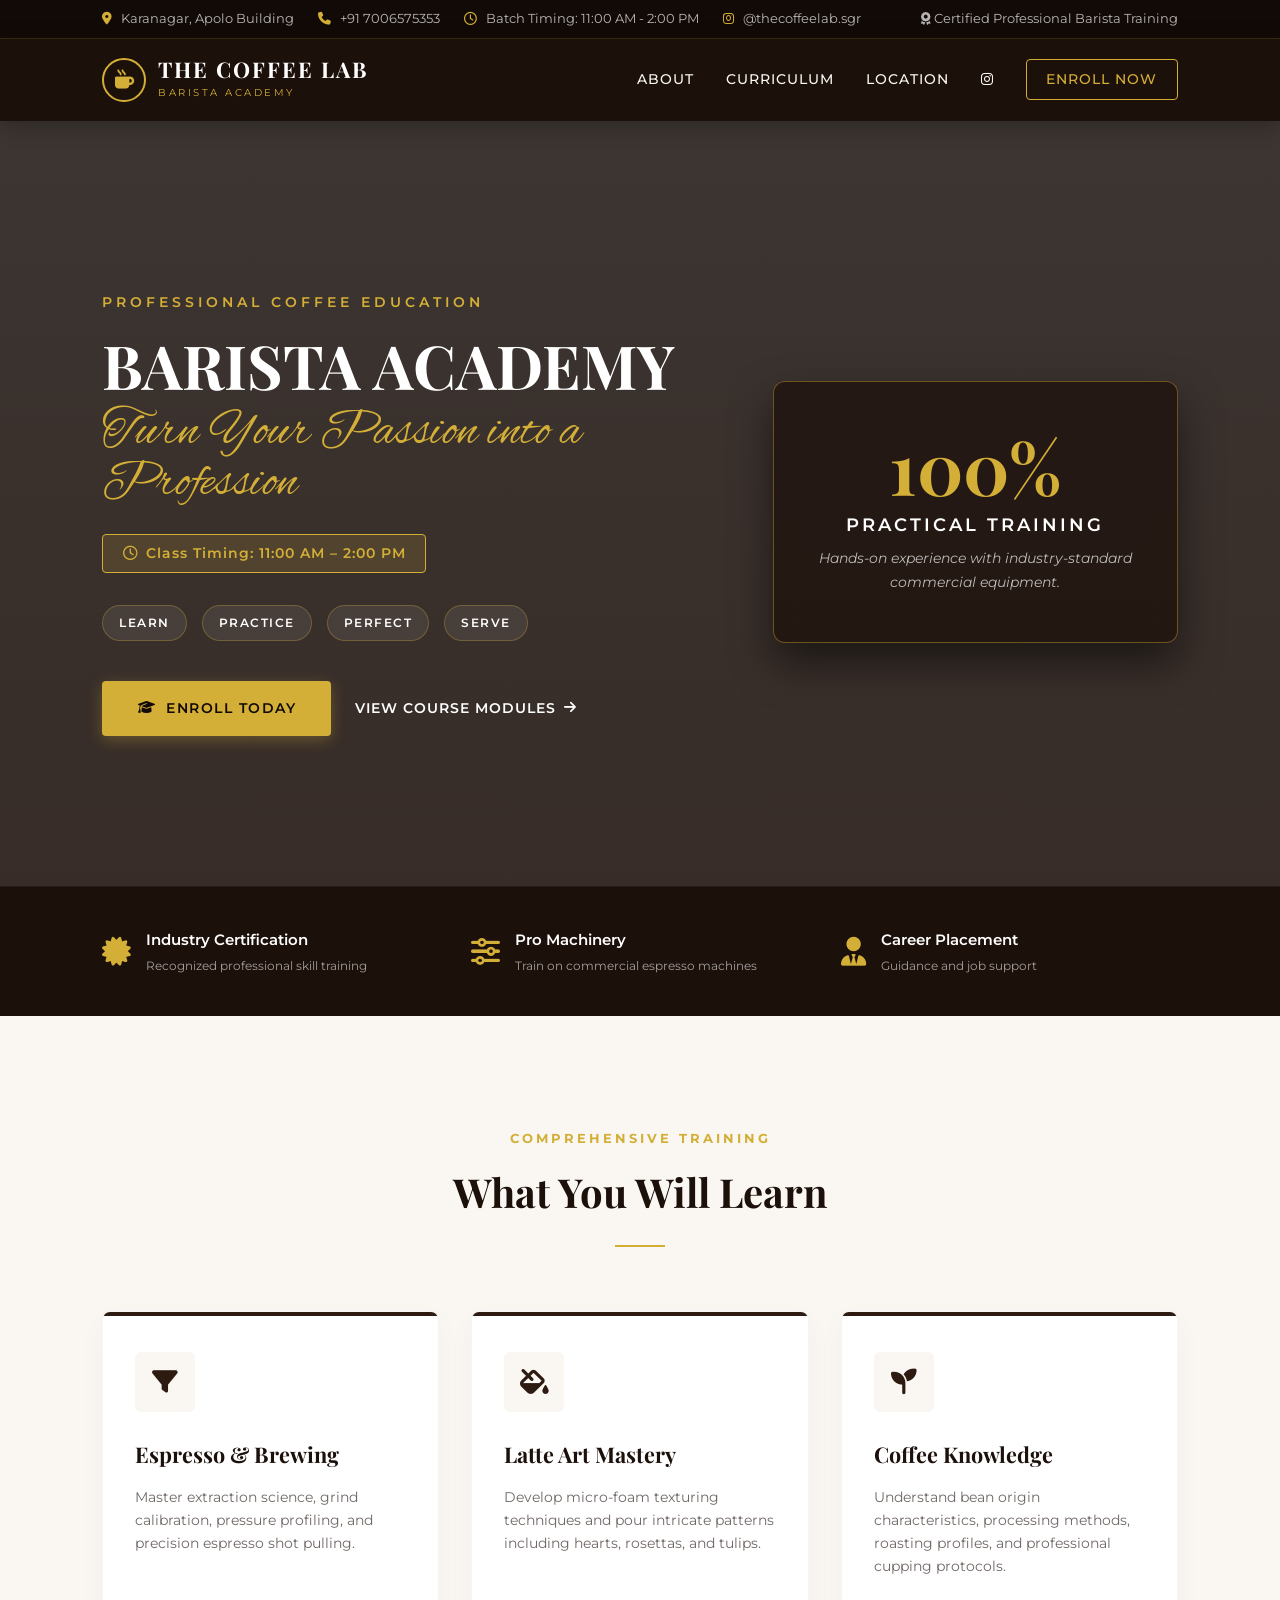
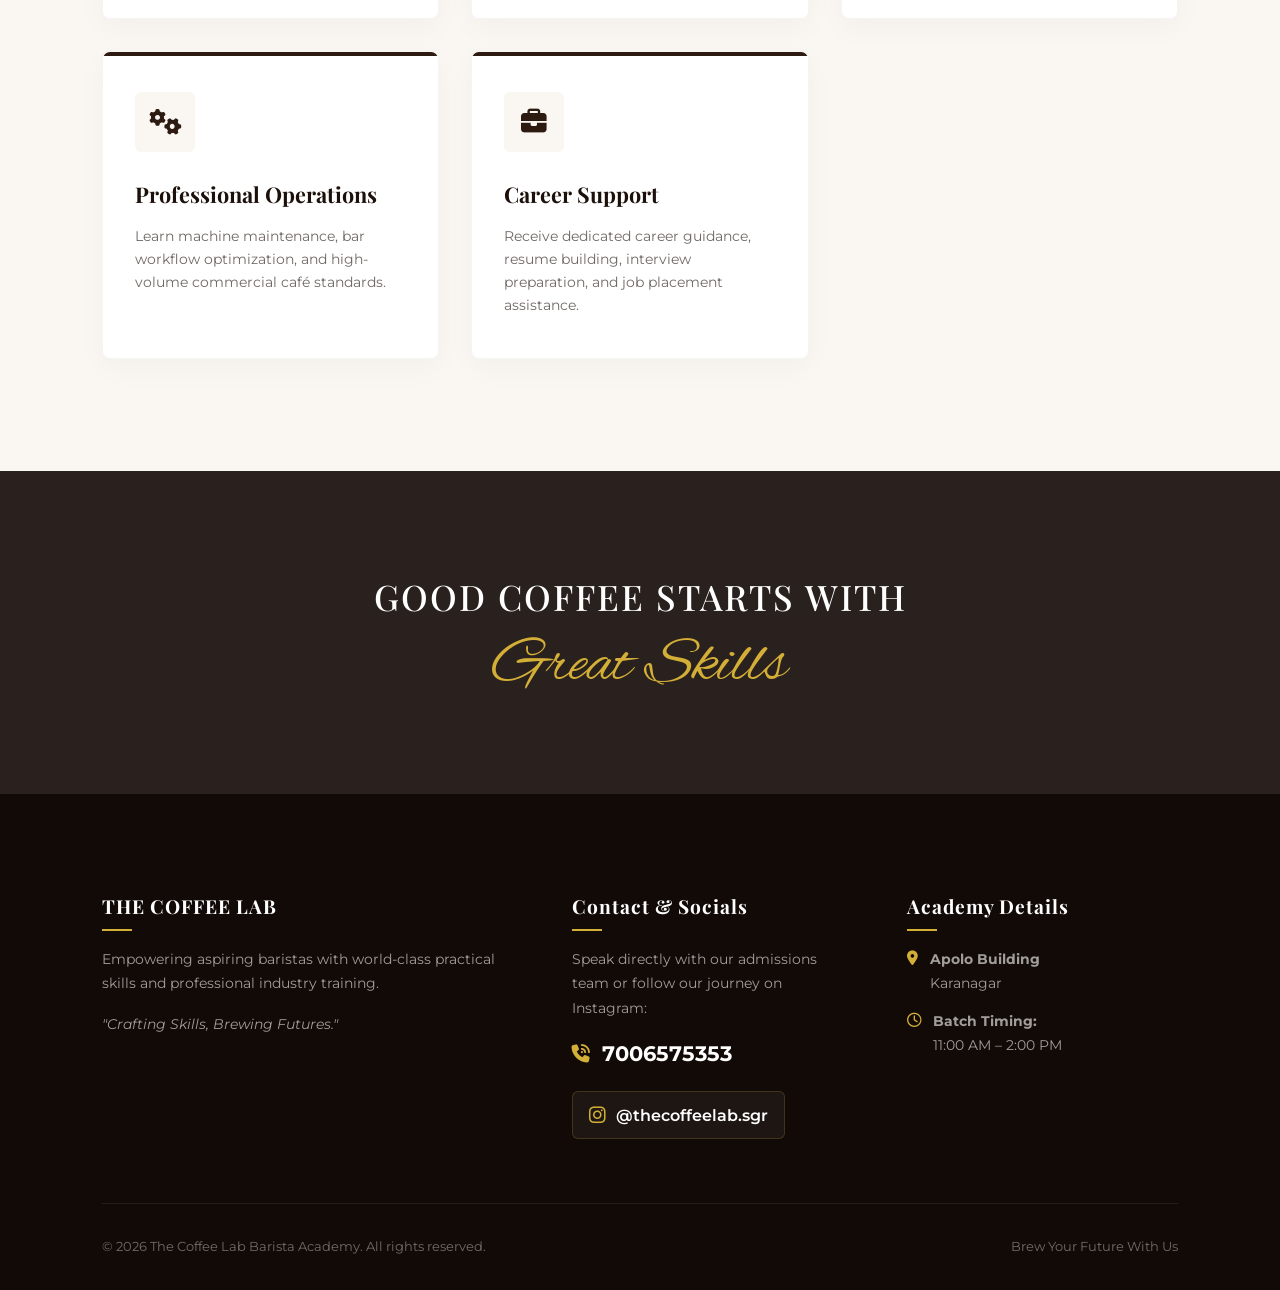
<file: index.html>
<!DOCTYPE html>
<html lang="en">
<head>
    <meta charset="UTF-8">
    <meta name="viewport" content="width=device-width, initial-scale=1.0">
    <title>The Coffee Lab | Barista Academy</title>
    <!-- Google Fonts -->
    <link rel="preconnect" href="https://fonts.googleapis.com">
    <link rel="preconnect" href="https://fonts.gstatic.com" crossorigin>
    <link href="https://fonts.googleapis.com/css2?family=Alex+Brush&family=Montserrat:ital,wght@0,300;0,400;0,500;0,600;0,700;1,300&family=Playfair+Display:ital,wght@0,500;0,600;0,700;1,400&display=swap" rel="stylesheet">
    <!-- FontAwesome Icons -->
    <link rel="stylesheet" href="https://cdnjs.cloudflare.com/ajax/libs/font-awesome/6.4.0/css/all.min.css">
    
    <style>
        :root {
            --dark-espresso: #120a07;
            --deep-roast: #1c100b;
            --medium-roast: #2d1b12;
            --accent-gold: #d4af37;
            --accent-gold-hover: #b89528;
            --warm-cream: #faf7f2;
            --light-cream: #f3ebd9;
            --text-main: #2b2523;
            --text-muted: #706865;
            --white: #ffffff;
            --font-heading: 'Playfair Display', serif;
            --font-body: 'Montserrat', sans-serif;
            --font-script: 'Alex Brush', cursive;
        }

        * {
            margin: 0;
            padding: 0;
            box-sizing: border-box;
        }

        html {
            scroll-behavior: smooth;
        }

        body {
            font-family: var(--font-body);
            background-color: var(--warm-cream);
            color: var(--text-main);
            line-height: 1.7;
            -webkit-font-smoothing: antialiased;
        }

        /* Top Bar */
        .top-bar {
            background-color: var(--dark-espresso);
            color: rgba(255, 255, 255, 0.7);
            font-size: 0.8rem;
            padding: 0.5rem 8%;
            display: flex;
            justify-content: space-between;
            align-items: center;
            border-bottom: 1px solid rgba(212, 175, 55, 0.2);
        }

        .top-bar-info {
            display: flex;
            gap: 1.5rem;
            align-items: center;
        }

        .top-bar-info a, .top-bar-info span {
            color: rgba(255, 255, 255, 0.7);
            text-decoration: none;
            transition: color 0.3s;
        }

        .top-bar-info a:hover {
            color: var(--accent-gold);
        }

        .top-bar-info i {
            color: var(--accent-gold);
            margin-right: 6px;
        }

        /* Header / Navbar */
        header {
            background-color: var(--deep-roast);
            padding: 1.2rem 8%;
            display: flex;
            justify-content: space-between;
            align-items: center;
            position: sticky;
            top: 0;
            z-index: 1000;
            box-shadow: 0 4px 20px rgba(0, 0, 0, 0.25);
        }

        .brand-logo {
            display: flex;
            align-items: center;
            gap: 12px;
            text-decoration: none;
        }

        .brand-logo-icon {
            width: 44px;
            height: 44px;
            border: 2px solid var(--accent-gold);
            border-radius: 50%;
            display: flex;
            align-items: center;
            justify-content: center;
            color: var(--accent-gold);
            font-size: 1.2rem;
        }

        .brand-text h1 {
            font-family: var(--font-heading);
            font-size: 1.35rem;
            letter-spacing: 2px;
            color: var(--white);
            font-weight: 700;
            line-height: 1.1;
        }

        .brand-text p {
            font-size: 0.65rem;
            letter-spacing: 2.5px;
            color: var(--accent-gold);
            text-transform: uppercase;
            margin-top: 2px;
        }

        nav {
            display: flex;
            align-items: center;
            gap: 2rem;
        }

        nav a {
            color: var(--warm-cream);
            text-decoration: none;
            font-size: 0.85rem;
            font-weight: 500;
            letter-spacing: 1px;
            text-transform: uppercase;
            transition: color 0.3s;
        }

        nav a:hover {
            color: var(--accent-gold);
        }

        .nav-btn {
            background-color: transparent;
            border: 1px solid var(--accent-gold);
            color: var(--accent-gold) !important;
            padding: 0.5rem 1.2rem;
            border-radius: 4px;
            transition: all 0.3s !important;
        }

        .nav-btn:hover {
            background-color: var(--accent-gold);
            color: var(--dark-espresso) !important;
        }

        /* Hero Section */
        .hero {
            position: relative;
            background: linear-gradient(rgba(18, 10, 7, 0.82), rgba(28, 16, 11, 0.88)), 
                        url('https://images.unsplash.com/photo-1495474472287-4d71bcdd2085?auto=format&fit=crop&w=1920&q=80') center/cover no-repeat;
            color: var(--white);
            padding: 7rem 8% 6rem;
            display: flex;
            align-items: center;
            min-height: 85vh;
        }

        .hero-container {
            max-width: 1200px;
            margin: 0 auto;
            width: 100%;
            display: grid;
            grid-template-columns: 1.2fr 0.8fr;
            gap: 4rem;
            align-items: center;
        }

        .hero-tag {
            font-size: 0.85rem;
            letter-spacing: 4px;
            color: var(--accent-gold);
            text-transform: uppercase;
            font-weight: 600;
            margin-bottom: 1rem;
            display: inline-block;
        }

        .hero-title {
            font-family: var(--font-heading);
            font-size: 3.8rem;
            line-height: 1.15;
            margin-bottom: 0.5rem;
            font-weight: 700;
        }

        .hero-script {
            font-family: var(--font-script);
            font-size: 3.2rem;
            color: var(--accent-gold);
            margin-bottom: 1.5rem;
            line-height: 1;
        }

        .hero-time-badge {
            display: inline-flex;
            align-items: center;
            gap: 8px;
            background: rgba(212, 175, 55, 0.15);
            border: 1px solid var(--accent-gold);
            color: var(--accent-gold);
            padding: 0.4rem 1.2rem;
            border-radius: 4px;
            font-size: 0.9rem;
            font-weight: 600;
            letter-spacing: 1px;
            margin-bottom: 2rem;
        }

        .hero-pillars {
            display: flex;
            gap: 15px;
            margin-bottom: 2.5rem;
        }

        .pillar-tag {
            background: rgba(255, 255, 255, 0.08);
            backdrop-filter: blur(5px);
            border: 1px solid rgba(212, 175, 55, 0.3);
            padding: 0.4rem 1rem;
            border-radius: 20px;
            font-size: 0.75rem;
            letter-spacing: 1.5px;
            text-transform: uppercase;
            font-weight: 600;
        }

        .cta-group {
            display: flex;
            gap: 1.5rem;
            align-items: center;
        }

        .btn-primary {
            background-color: var(--accent-gold);
            color: var(--dark-espresso);
            padding: 1rem 2.2rem;
            font-weight: 600;
            text-decoration: none;
            border-radius: 4px;
            text-transform: uppercase;
            letter-spacing: 1.5px;
            font-size: 0.85rem;
            transition: all 0.3s;
            box-shadow: 0 4px 15px rgba(212, 175, 55, 0.3);
            display: inline-flex;
            align-items: center;
            gap: 10px;
        }

        .btn-primary:hover {
            background-color: var(--accent-gold-hover);
            transform: translateY(-2px);
            box-shadow: 0 6px 20px rgba(212, 175, 55, 0.4);
        }

        .btn-secondary {
            color: var(--white);
            text-decoration: none;
            font-size: 0.85rem;
            font-weight: 600;
            letter-spacing: 1px;
            text-transform: uppercase;
            display: flex;
            align-items: center;
            gap: 8px;
            transition: color 0.3s;
        }

        .btn-secondary:hover {
            color: var(--accent-gold);
        }

        /* Hero Card Badge */
        .hero-badge-card {
            background: rgba(28, 16, 11, 0.75);
            backdrop-filter: blur(12px);
            border: 1px solid rgba(212, 175, 55, 0.4);
            border-radius: 12px;
            padding: 3rem 2rem;
            text-align: center;
            position: relative;
            box-shadow: 0 20px 40px rgba(0,0,0,0.5);
        }

        .badge-number {
            font-family: var(--font-heading);
            font-size: 4.5rem;
            font-weight: 700;
            color: var(--accent-gold);
            line-height: 1;
            margin-bottom: 0.5rem;
        }

        .badge-label {
            font-size: 1.1rem;
            text-transform: uppercase;
            letter-spacing: 3px;
            font-weight: 600;
            color: var(--white);
            margin-bottom: 0.5rem;
        }

        .badge-sub {
            color: rgba(255, 255, 255, 0.7);
            font-size: 0.85rem;
            font-style: italic;
        }

        /* Value Props Section */
        .values-bar {
            background-color: var(--deep-roast);
            border-top: 1px solid rgba(255, 255, 255, 0.05);
            padding: 2.5rem 8%;
        }

        .values-wrapper {
            max-width: 1200px;
            margin: 0 auto;
            display: grid;
            grid-template-columns: repeat(auto-fit, minmax(220px, 1fr));
            gap: 2rem;
        }

        .value-item {
            display: flex;
            align-items: center;
            gap: 15px;
            color: var(--white);
        }

        .value-item i {
            font-size: 1.8rem;
            color: var(--accent-gold);
        }

        .value-item h4 {
            font-size: 0.95rem;
            font-weight: 600;
            margin-bottom: 2px;
        }

        .value-item p {
            font-size: 0.78rem;
            color: rgba(255, 255, 255, 0.6);
        }

        /* Curriculum Section */
        .curriculum {
            padding: 7rem 8%;
            max-width: 1280px;
            margin: 0 auto;
        }

        .section-header {
            text-align: center;
            margin-bottom: 4rem;
        }

        .section-subtitle {
            font-size: 0.8rem;
            letter-spacing: 3px;
            text-transform: uppercase;
            color: var(--accent-gold);
            font-weight: 700;
            margin-bottom: 0.5rem;
            display: block;
        }

        .section-title {
            font-family: var(--font-heading);
            font-size: 2.5rem;
            color: var(--deep-roast);
            font-weight: 700;
        }

        .divider {
            width: 50px;
            height: 2px;
            background-color: var(--accent-gold);
            margin: 1.2rem auto 0;
        }

        .cards-grid {
            display: grid;
            grid-template-columns: repeat(auto-fit, minmax(320px, 1fr));
            gap: 2rem;
        }

        .course-card {
            background: var(--white);
            border-radius: 8px;
            padding: 2.5rem 2rem;
            box-shadow: 0 10px 30px rgba(0,0,0,0.03);
            border: 1px solid rgba(0,0,0,0.04);
            transition: all 0.3s ease;
            position: relative;
            overflow: hidden;
        }

        .course-card::before {
            content: '';
            position: absolute;
            top: 0;
            left: 0;
            width: 100%;
            height: 4px;
            background-color: var(--medium-roast);
            transition: background-color 0.3s ease;
        }

        .course-card:hover {
            transform: translateY(-8px);
            box-shadow: 0 15px 35px rgba(0,0,0,0.08);
        }

        .course-card:hover::before {
            background-color: var(--accent-gold);
        }

        .card-header-icon {
            width: 60px;
            height: 60px;
            background-color: var(--warm-cream);
            border-radius: 6px;
            display: flex;
            align-items: center;
            justify-content: center;
            font-size: 1.6rem;
            color: var(--medium-roast);
            margin-bottom: 1.5rem;
            transition: all 0.3s;
        }

        .course-card:hover .card-header-icon {
            background-color: var(--deep-roast);
            color: var(--accent-gold);
        }

        .course-card h3 {
            font-family: var(--font-heading);
            font-size: 1.35rem;
            color: var(--deep-roast);
            margin-bottom: 0.8rem;
        }

        .course-card p {
            font-size: 0.9rem;
            color: var(--text-muted);
            line-height: 1.6;
        }

        /* Quote Banner */
        .quote-banner {
            background: linear-gradient(rgba(18, 10, 7, 0.9), rgba(18, 10, 7, 0.9)), 
                        url('https://images.unsplash.com/photo-1447933601403-0c6688de566e?auto=format&fit=crop&w=1920&q=80') fixed center/cover;
            color: var(--white);
            text-align: center;
            padding: 6rem 8%;
        }

        .quote-content {
            max-width: 800px;
            margin: 0 auto;
        }

        .quote-banner h2 {
            font-family: var(--font-heading);
            font-size: 2.2rem;
            letter-spacing: 2px;
            font-weight: 500;
            margin-bottom: 0.5rem;
        }

        .quote-banner .script-text {
            font-family: var(--font-script);
            color: var(--accent-gold);
            font-size: 4rem;
            line-height: 1;
        }

        /* Footer & Contact Section */
        footer {
            background-color: var(--dark-espresso);
            color: var(--white);
            padding: 6rem 8% 2rem;
        }

        .footer-grid {
            max-width: 1200px;
            margin: 0 auto;
            display: grid;
            grid-template-columns: 1.5fr 1fr 1fr;
            gap: 4rem;
            padding-bottom: 4rem;
            border-bottom: 1px solid rgba(255, 255, 255, 0.08);
        }

        .footer-col h4 {
            font-family: var(--font-heading);
            font-size: 1.2rem;
            color: var(--white);
            margin-bottom: 1.5rem;
            letter-spacing: 1px;
            position: relative;
        }

        .footer-col h4::after {
            content: '';
            position: absolute;
            left: 0;
            bottom: -8px;
            width: 30px;
            height: 2px;
            background-color: var(--accent-gold);
        }

        .footer-col p {
            color: rgba(255, 255, 255, 0.6);
            font-size: 0.9rem;
            margin-bottom: 1rem;
        }

        .contact-link {
            display: flex;
            align-items: center;
            gap: 12px;
            color: var(--white);
            text-decoration: none;
            font-size: 1.3rem;
            font-weight: 700;
            margin-top: 1rem;
            transition: color 0.3s;
        }

        .contact-link i {
            color: var(--accent-gold);
            font-size: 1.1rem;
        }

        .contact-link:hover {
            color: var(--accent-gold);
        }

        .social-link {
            display: flex;
            align-items: center;
            gap: 10px;
            color: var(--white);
            text-decoration: none;
            font-size: 1rem;
            font-weight: 600;
            margin-top: 1.2rem;
            transition: color 0.3s;
            background: rgba(255, 255, 255, 0.05);
            padding: 0.6rem 1rem;
            border-radius: 6px;
            border: 1px solid rgba(212, 175, 55, 0.2);
            width: fit-content;
        }

        .social-link i {
            color: var(--accent-gold);
            font-size: 1.2rem;
        }

        .social-link:hover {
            color: var(--accent-gold);
            border-color: var(--accent-gold);
            background: rgba(212, 175, 55, 0.1);
        }

        .location-details p {
            display: flex;
            align-items: flex-start;
            gap: 12px;
            margin-bottom: 0.8rem;
        }

        .location-details i {
            color: var(--accent-gold);
            margin-top: 4px;
        }

        .footer-bottom {
            max-width: 1200px;
            margin: 0 auto;
            padding-top: 2rem;
            display: flex;
            justify-content: space-between;
            align-items: center;
            font-size: 0.8rem;
            color: rgba(255, 255, 255, 0.4);
        }

        /* Responsive Adjustments */
        @media (max-width: 992px) {
            .hero-container {
                grid-template-columns: 1fr;
                gap: 3rem;
            }
            .hero-badge-card {
                max-width: 400px;
                margin: 0 auto;
            }
            .footer-grid {
                grid-template-columns: 1fr;
                gap: 2.5rem;
            }
        }

        @media (max-width: 768px) {
            .top-bar { display: none; }
            header { padding: 1rem 5%; }
            nav { display: none; }
            .hero { padding: 4rem 5%; text-align: center; }
            .hero-title { font-size: 2.5rem; }
            .hero-script { font-size: 2.5rem; }
            .hero-pillars { justify-content: center; flex-wrap: wrap; }
            .cta-group { justify-content: center; flex-direction: column; }
            .curriculum { padding: 4rem 5%; }
            .footer-bottom { flex-direction: column; gap: 10px; text-align: center; }
        }
    </style>
</head>
<body>

    <!-- Top Informational Bar -->
    <div class="top-bar">
        <div class="top-bar-info">
            <span><i class="fa-solid fa-location-dot"></i> Karanagar, Apolo Building</span>
            <span><i class="fa-solid fa-phone"></i> +91 7006575353</span>
            <span><i class="fa-regular fa-clock"></i> Batch Timing: 11:00 AM - 2:00 PM</span>
            <a href="https://instagram.com/thecoffeelab.sgr" target="_blank">
                <i class="fa-brands fa-instagram"></i> @thecoffeelab.sgr
            </a>
        </div>
        <div>
            <span><i class="fa-solid fa-award"></i> Certified Professional Barista Training</span>
        </div>
    </div>

    <!-- Header Navigation -->
    <header>
        <a href="#" class="brand-logo">
            <div class="brand-logo-icon">
                <i class="fa-solid fa-mug-hot"></i>
            </div>
            <div class="brand-text">
                <h1>THE COFFEE LAB</h1>
                <p>Barista Academy</p>
            </div>
        </a>
        <nav>
            <a href="#about">About</a>
            <a href="#curriculum">Curriculum</a>
            <a href="#location">Location</a>
            <a href="https://instagram.com/thecoffeelab.sgr" target="_blank"><i class="fa-brands fa-instagram"></i></a>
            <a href="tel:7006575353" class="nav-btn">Enroll Now</a>
        </nav>
    </header>

    <!-- Hero Section -->
    <section class="hero" id="about">
        <div class="hero-container">
            <div class="hero-content">
                <span class="hero-tag">Professional Coffee Education</span>
                <h1 class="hero-title">BARISTA ACADEMY</h1>
                <div class="hero-script">Turn Your Passion into a Profession</div>
                
                <div class="hero-time-badge">
                    <i class="fa-regular fa-clock"></i> Class Timing: 11:00 AM – 2:00 PM
                </div>

                <div class="hero-pillars">
                    <span class="pillar-tag">Learn</span>
                    <span class="pillar-tag">Practice</span>
                    <span class="pillar-tag">Perfect</span>
                    <span class="pillar-tag">Serve</span>
                </div>

                <div class="cta-group">
                    <a href="tel:7006575353" class="btn-primary">
                        <i class="fa-solid fa-graduation-cap"></i> Enroll Today
                    </a>
                    <a href="#curriculum" class="btn-secondary">
                        View Course Modules <i class="fa-solid fa-arrow-right"></i>
                    </a>
                </div>
            </div>

            <!-- Hero Badge Component -->
            <div class="hero-badge-card">
                <div class="badge-number">100%</div>
                <div class="badge-label">Practical Training</div>
                <p class="badge-sub">Hands-on experience with industry-standard commercial equipment.</p>
            </div>
        </div>
    </section>

    <!-- Value Highlights -->
    <div class="values-bar">
        <div class="values-wrapper">
            <div class="value-item">
                <i class="fa-solid fa-certificate"></i>
                <div>
                    <h4>Industry Certification</h4>
                    <p>Recognized professional skill training</p>
                </div>
            </div>
            <div class="value-item">
                <i class="fa-solid fa-sliders"></i>
                <div>
                    <h4>Pro Machinery</h4>
                    <p>Train on commercial espresso machines</p>
                </div>
            </div>
            <div class="value-item">
                <i class="fa-solid fa-user-tie"></i>
                <div>
                    <h4>Career Placement</h4>
                    <p>Guidance and job support</p>
                </div>
            </div>
        </div>
    </div>

    <!-- Curriculum Section -->
    <section class="curriculum" id="curriculum">
        <div class="section-header">
            <span class="section-subtitle">Comprehensive Training</span>
            <h2 class="section-title">What You Will Learn</h2>
            <div class="divider"></div>
        </div>

        <div class="cards-grid">
            <div class="course-card">
                <div class="card-header-icon">
                    <i class="fa-solid fa-filter"></i>
                </div>
                <h3>Espresso & Brewing</h3>
                <p>Master extraction science, grind calibration, pressure profiling, and precision espresso shot pulling.</p>
            </div>

            <div class="course-card">
                <div class="card-header-icon">
                    <i class="fa-solid fa-fill-drip"></i>
                </div>
                <h3>Latte Art Mastery</h3>
                <p>Develop micro-foam texturing techniques and pour intricate patterns including hearts, rosettas, and tulips.</p>
            </div>

            <div class="course-card">
                <div class="card-header-icon">
                    <i class="fa-solid fa-seedling"></i>
                </div>
                <h3>Coffee Knowledge</h3>
                <p>Understand bean origin characteristics, processing methods, roasting profiles, and professional cupping protocols.</p>
            </div>

            <div class="course-card">
                <div class="card-header-icon">
                    <i class="fa-solid fa-gears"></i>
                </div>
                <h3>Professional Operations</h3>
                <p>Learn machine maintenance, bar workflow optimization, and high-volume commercial café standards.</p>
            </div>

            <div class="course-card">
                <div class="card-header-icon">
                    <i class="fa-solid fa-briefcase"></i>
                </div>
                <h3>Career Support</h3>
                <p>Receive dedicated career guidance, resume building, interview preparation, and job placement assistance.</p>
            </div>
        </div>
    </section>

    <!-- Quote Banner -->
    <section class="quote-banner">
        <div class="quote-content">
            <h2>GOOD COFFEE STARTS WITH</h2>
            <div class="script-text">Great Skills</div>
        </div>
    </section>

    <!-- Footer & Location Section -->
    <footer id="location">
        <div class="footer-grid">
            <div class="footer-col">
                <h4>THE COFFEE LAB</h4>
                <p>Empowering aspiring baristas with world-class practical skills and professional industry training.</p>
                <p><em>"Crafting Skills, Brewing Futures."</em></p>
            </div>

            <div class="footer-col">
                <h4>Contact & Socials</h4>
                <p>Speak directly with our admissions team or follow our journey on Instagram:</p>
                <a href="tel:7006575353" class="contact-link">
                    <i class="fa-solid fa-phone-volume"></i> 7006575353
                </a>
                <a href="https://instagram.com/thecoffeelab.sgr" target="_blank" class="social-link">
                    <i class="fa-brands fa-instagram"></i> @thecoffeelab.sgr
                </a>
            </div>

            <div class="footer-col">
                <h4>Academy Details</h4>
                <div class="location-details">
                    <p><i class="fa-solid fa-location-dot"></i> <span><strong>Apolo Building</strong><br>Karanagar</span></p>
                    <p><i class="fa-regular fa-clock"></i> <span><strong>Batch Timing:</strong><br>11:00 AM – 2:00 PM</span></p>
                </div>
            </div>
        </div>

        <div class="footer-bottom">
            <p>&copy; 2026 The Coffee Lab Barista Academy. All rights reserved.</p>
            <p>Brew Your Future With Us</p>
        </div>
    </footer>

</body>
</html>
</file>
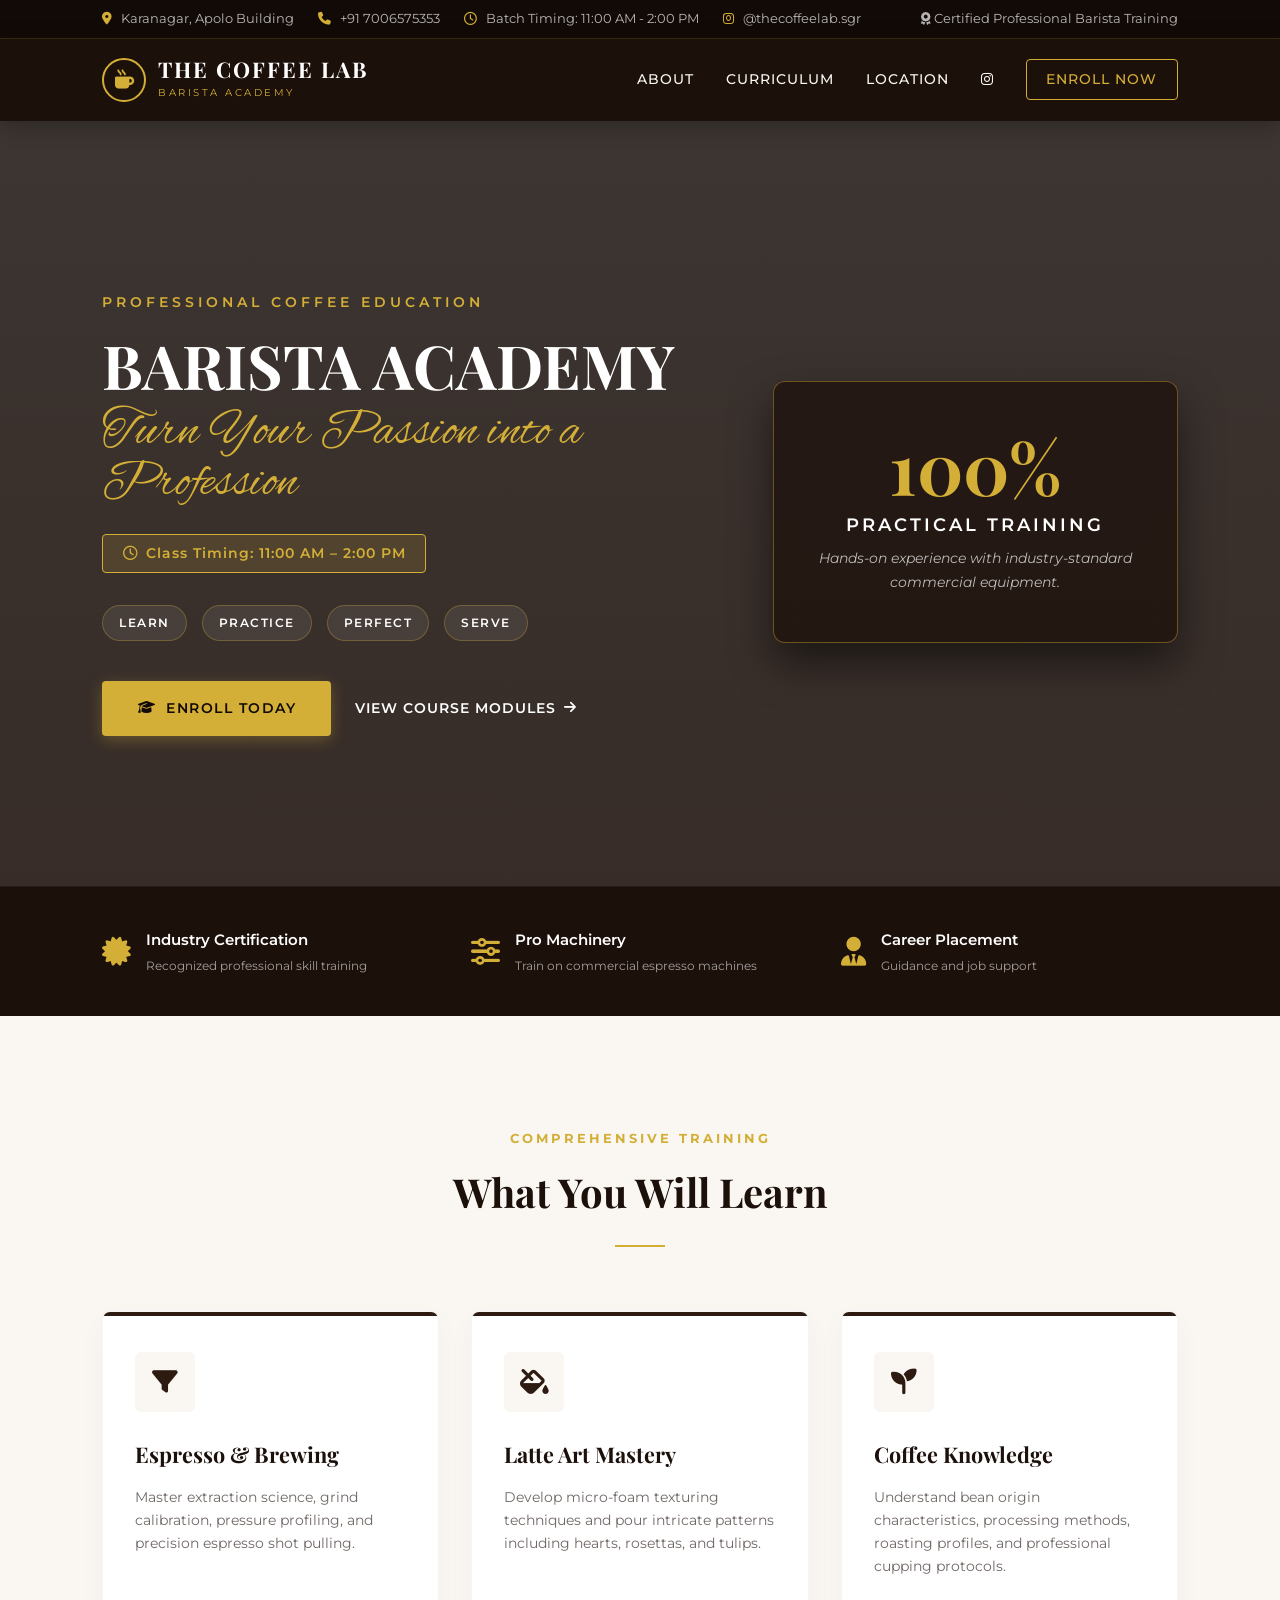
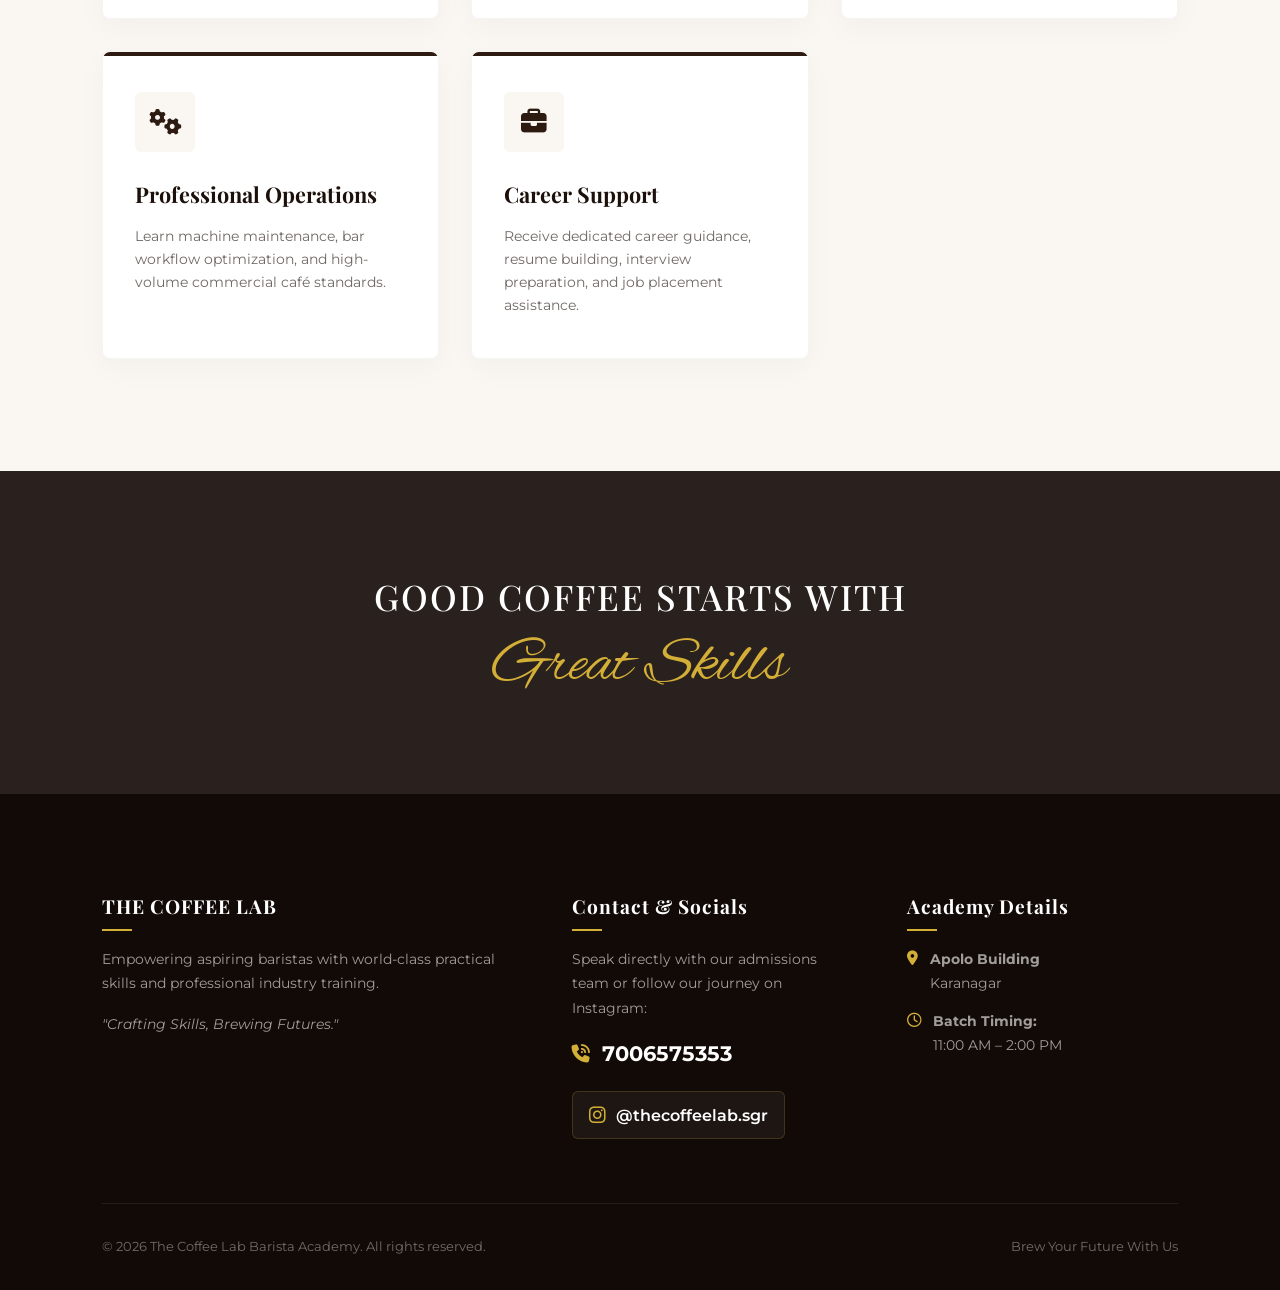
<file: gemini-code-1785869840533.index.html>
<!DOCTYPE html>
<html lang="en">
<head>
    <meta charset="UTF-8">
    <meta name="viewport" content="width=device-width, initial-scale=1.0">
    <title>The Coffee Lab | Barista Academy</title>
    <!-- Google Fonts -->
    <link rel="preconnect" href="https://fonts.googleapis.com">
    <link rel="preconnect" href="https://fonts.gstatic.com" crossorigin>
    <link href="https://fonts.googleapis.com/css2?family=Alex+Brush&family=Montserrat:ital,wght@0,300;0,400;0,500;0,600;0,700;1,300&family=Playfair+Display:ital,wght@0,500;0,600;0,700;1,400&display=swap" rel="stylesheet">
    <!-- FontAwesome Icons -->
    <link rel="stylesheet" href="https://cdnjs.cloudflare.com/ajax/libs/font-awesome/6.4.0/css/all.min.css">
    
    <style>
        :root {
            --dark-espresso: #120a07;
            --deep-roast: #1c100b;
            --medium-roast: #2d1b12;
            --accent-gold: #d4af37;
            --accent-gold-hover: #b89528;
            --warm-cream: #faf7f2;
            --light-cream: #f3ebd9;
            --text-main: #2b2523;
            --text-muted: #706865;
            --white: #ffffff;
            --font-heading: 'Playfair Display', serif;
            --font-body: 'Montserrat', sans-serif;
            --font-script: 'Alex Brush', cursive;
        }

        * {
            margin: 0;
            padding: 0;
            box-sizing: border-box;
        }

        html {
            scroll-behavior: smooth;
        }

        body {
            font-family: var(--font-body);
            background-color: var(--warm-cream);
            color: var(--text-main);
            line-height: 1.7;
            -webkit-font-smoothing: antialiased;
        }

        /* Top Bar */
        .top-bar {
            background-color: var(--dark-espresso);
            color: rgba(255, 255, 255, 0.7);
            font-size: 0.8rem;
            padding: 0.5rem 8%;
            display: flex;
            justify-content: space-between;
            align-items: center;
            border-bottom: 1px solid rgba(212, 175, 55, 0.2);
        }

        .top-bar-info {
            display: flex;
            gap: 1.5rem;
            align-items: center;
        }

        .top-bar-info a, .top-bar-info span {
            color: rgba(255, 255, 255, 0.7);
            text-decoration: none;
            transition: color 0.3s;
        }

        .top-bar-info a:hover {
            color: var(--accent-gold);
        }

        .top-bar-info i {
            color: var(--accent-gold);
            margin-right: 6px;
        }

        /* Header / Navbar */
        header {
            background-color: var(--deep-roast);
            padding: 1.2rem 8%;
            display: flex;
            justify-content: space-between;
            align-items: center;
            position: sticky;
            top: 0;
            z-index: 1000;
            box-shadow: 0 4px 20px rgba(0, 0, 0, 0.25);
        }

        .brand-logo {
            display: flex;
            align-items: center;
            gap: 12px;
            text-decoration: none;
        }

        .brand-logo-icon {
            width: 44px;
            height: 44px;
            border: 2px solid var(--accent-gold);
            border-radius: 50%;
            display: flex;
            align-items: center;
            justify-content: center;
            color: var(--accent-gold);
            font-size: 1.2rem;
        }

        .brand-text h1 {
            font-family: var(--font-heading);
            font-size: 1.35rem;
            letter-spacing: 2px;
            color: var(--white);
            font-weight: 700;
            line-height: 1.1;
        }

        .brand-text p {
            font-size: 0.65rem;
            letter-spacing: 2.5px;
            color: var(--accent-gold);
            text-transform: uppercase;
            margin-top: 2px;
        }

        nav {
            display: flex;
            align-items: center;
            gap: 2rem;
        }

        nav a {
            color: var(--warm-cream);
            text-decoration: none;
            font-size: 0.85rem;
            font-weight: 500;
            letter-spacing: 1px;
            text-transform: uppercase;
            transition: color 0.3s;
        }

        nav a:hover {
            color: var(--accent-gold);
        }

        .nav-btn {
            background-color: transparent;
            border: 1px solid var(--accent-gold);
            color: var(--accent-gold) !important;
            padding: 0.5rem 1.2rem;
            border-radius: 4px;
            transition: all 0.3s !important;
        }

        .nav-btn:hover {
            background-color: var(--accent-gold);
            color: var(--dark-espresso) !important;
        }

        /* Hero Section */
        .hero {
            position: relative;
            background: linear-gradient(rgba(18, 10, 7, 0.82), rgba(28, 16, 11, 0.88)), 
                        url('https://images.unsplash.com/photo-1495474472287-4d71bcdd2085?auto=format&fit=crop&w=1920&q=80') center/cover no-repeat;
            color: var(--white);
            padding: 7rem 8% 6rem;
            display: flex;
            align-items: center;
            min-height: 85vh;
        }

        .hero-container {
            max-width: 1200px;
            margin: 0 auto;
            width: 100%;
            display: grid;
            grid-template-columns: 1.2fr 0.8fr;
            gap: 4rem;
            align-items: center;
        }

        .hero-tag {
            font-size: 0.85rem;
            letter-spacing: 4px;
            color: var(--accent-gold);
            text-transform: uppercase;
            font-weight: 600;
            margin-bottom: 1rem;
            display: inline-block;
        }

        .hero-title {
            font-family: var(--font-heading);
            font-size: 3.8rem;
            line-height: 1.15;
            margin-bottom: 0.5rem;
            font-weight: 700;
        }

        .hero-script {
            font-family: var(--font-script);
            font-size: 3.2rem;
            color: var(--accent-gold);
            margin-bottom: 1.5rem;
            line-height: 1;
        }

        .hero-time-badge {
            display: inline-flex;
            align-items: center;
            gap: 8px;
            background: rgba(212, 175, 55, 0.15);
            border: 1px solid var(--accent-gold);
            color: var(--accent-gold);
            padding: 0.4rem 1.2rem;
            border-radius: 4px;
            font-size: 0.9rem;
            font-weight: 600;
            letter-spacing: 1px;
            margin-bottom: 2rem;
        }

        .hero-pillars {
            display: flex;
            gap: 15px;
            margin-bottom: 2.5rem;
        }

        .pillar-tag {
            background: rgba(255, 255, 255, 0.08);
            backdrop-filter: blur(5px);
            border: 1px solid rgba(212, 175, 55, 0.3);
            padding: 0.4rem 1rem;
            border-radius: 20px;
            font-size: 0.75rem;
            letter-spacing: 1.5px;
            text-transform: uppercase;
            font-weight: 600;
        }

        .cta-group {
            display: flex;
            gap: 1.5rem;
            align-items: center;
        }

        .btn-primary {
            background-color: var(--accent-gold);
            color: var(--dark-espresso);
            padding: 1rem 2.2rem;
            font-weight: 600;
            text-decoration: none;
            border-radius: 4px;
            text-transform: uppercase;
            letter-spacing: 1.5px;
            font-size: 0.85rem;
            transition: all 0.3s;
            box-shadow: 0 4px 15px rgba(212, 175, 55, 0.3);
            display: inline-flex;
            align-items: center;
            gap: 10px;
        }

        .btn-primary:hover {
            background-color: var(--accent-gold-hover);
            transform: translateY(-2px);
            box-shadow: 0 6px 20px rgba(212, 175, 55, 0.4);
        }

        .btn-secondary {
            color: var(--white);
            text-decoration: none;
            font-size: 0.85rem;
            font-weight: 600;
            letter-spacing: 1px;
            text-transform: uppercase;
            display: flex;
            align-items: center;
            gap: 8px;
            transition: color 0.3s;
        }

        .btn-secondary:hover {
            color: var(--accent-gold);
        }

        /* Hero Card Badge */
        .hero-badge-card {
            background: rgba(28, 16, 11, 0.75);
            backdrop-filter: blur(12px);
            border: 1px solid rgba(212, 175, 55, 0.4);
            border-radius: 12px;
            padding: 3rem 2rem;
            text-align: center;
            position: relative;
            box-shadow: 0 20px 40px rgba(0,0,0,0.5);
        }

        .badge-number {
            font-family: var(--font-heading);
            font-size: 4.5rem;
            font-weight: 700;
            color: var(--accent-gold);
            line-height: 1;
            margin-bottom: 0.5rem;
        }

        .badge-label {
            font-size: 1.1rem;
            text-transform: uppercase;
            letter-spacing: 3px;
            font-weight: 600;
            color: var(--white);
            margin-bottom: 0.5rem;
        }

        .badge-sub {
            color: rgba(255, 255, 255, 0.7);
            font-size: 0.85rem;
            font-style: italic;
        }

        /* Value Props Section */
        .values-bar {
            background-color: var(--deep-roast);
            border-top: 1px solid rgba(255, 255, 255, 0.05);
            padding: 2.5rem 8%;
        }

        .values-wrapper {
            max-width: 1200px;
            margin: 0 auto;
            display: grid;
            grid-template-columns: repeat(auto-fit, minmax(220px, 1fr));
            gap: 2rem;
        }

        .value-item {
            display: flex;
            align-items: center;
            gap: 15px;
            color: var(--white);
        }

        .value-item i {
            font-size: 1.8rem;
            color: var(--accent-gold);
        }

        .value-item h4 {
            font-size: 0.95rem;
            font-weight: 600;
            margin-bottom: 2px;
        }

        .value-item p {
            font-size: 0.78rem;
            color: rgba(255, 255, 255, 0.6);
        }

        /* Curriculum Section */
        .curriculum {
            padding: 7rem 8%;
            max-width: 1280px;
            margin: 0 auto;
        }

        .section-header {
            text-align: center;
            margin-bottom: 4rem;
        }

        .section-subtitle {
            font-size: 0.8rem;
            letter-spacing: 3px;
            text-transform: uppercase;
            color: var(--accent-gold);
            font-weight: 700;
            margin-bottom: 0.5rem;
            display: block;
        }

        .section-title {
            font-family: var(--font-heading);
            font-size: 2.5rem;
            color: var(--deep-roast);
            font-weight: 700;
        }

        .divider {
            width: 50px;
            height: 2px;
            background-color: var(--accent-gold);
            margin: 1.2rem auto 0;
        }

        .cards-grid {
            display: grid;
            grid-template-columns: repeat(auto-fit, minmax(320px, 1fr));
            gap: 2rem;
        }

        .course-card {
            background: var(--white);
            border-radius: 8px;
            padding: 2.5rem 2rem;
            box-shadow: 0 10px 30px rgba(0,0,0,0.03);
            border: 1px solid rgba(0,0,0,0.04);
            transition: all 0.3s ease;
            position: relative;
            overflow: hidden;
        }

        .course-card::before {
            content: '';
            position: absolute;
            top: 0;
            left: 0;
            width: 100%;
            height: 4px;
            background-color: var(--medium-roast);
            transition: background-color 0.3s ease;
        }

        .course-card:hover {
            transform: translateY(-8px);
            box-shadow: 0 15px 35px rgba(0,0,0,0.08);
        }

        .course-card:hover::before {
            background-color: var(--accent-gold);
        }

        .card-header-icon {
            width: 60px;
            height: 60px;
            background-color: var(--warm-cream);
            border-radius: 6px;
            display: flex;
            align-items: center;
            justify-content: center;
            font-size: 1.6rem;
            color: var(--medium-roast);
            margin-bottom: 1.5rem;
            transition: all 0.3s;
        }

        .course-card:hover .card-header-icon {
            background-color: var(--deep-roast);
            color: var(--accent-gold);
        }

        .course-card h3 {
            font-family: var(--font-heading);
            font-size: 1.35rem;
            color: var(--deep-roast);
            margin-bottom: 0.8rem;
        }

        .course-card p {
            font-size: 0.9rem;
            color: var(--text-muted);
            line-height: 1.6;
        }

        /* Quote Banner */
        .quote-banner {
            background: linear-gradient(rgba(18, 10, 7, 0.9), rgba(18, 10, 7, 0.9)), 
                        url('https://images.unsplash.com/photo-1447933601403-0c6688de566e?auto=format&fit=crop&w=1920&q=80') fixed center/cover;
            color: var(--white);
            text-align: center;
            padding: 6rem 8%;
        }

        .quote-content {
            max-width: 800px;
            margin: 0 auto;
        }

        .quote-banner h2 {
            font-family: var(--font-heading);
            font-size: 2.2rem;
            letter-spacing: 2px;
            font-weight: 500;
            margin-bottom: 0.5rem;
        }

        .quote-banner .script-text {
            font-family: var(--font-script);
            color: var(--accent-gold);
            font-size: 4rem;
            line-height: 1;
        }

        /* Footer & Contact Section */
        footer {
            background-color: var(--dark-espresso);
            color: var(--white);
            padding: 6rem 8% 2rem;
        }

        .footer-grid {
            max-width: 1200px;
            margin: 0 auto;
            display: grid;
            grid-template-columns: 1.5fr 1fr 1fr;
            gap: 4rem;
            padding-bottom: 4rem;
            border-bottom: 1px solid rgba(255, 255, 255, 0.08);
        }

        .footer-col h4 {
            font-family: var(--font-heading);
            font-size: 1.2rem;
            color: var(--white);
            margin-bottom: 1.5rem;
            letter-spacing: 1px;
            position: relative;
        }

        .footer-col h4::after {
            content: '';
            position: absolute;
            left: 0;
            bottom: -8px;
            width: 30px;
            height: 2px;
            background-color: var(--accent-gold);
        }

        .footer-col p {
            color: rgba(255, 255, 255, 0.6);
            font-size: 0.9rem;
            margin-bottom: 1rem;
        }

        .contact-link {
            display: flex;
            align-items: center;
            gap: 12px;
            color: var(--white);
            text-decoration: none;
            font-size: 1.3rem;
            font-weight: 700;
            margin-top: 1rem;
            transition: color 0.3s;
        }

        .contact-link i {
            color: var(--accent-gold);
            font-size: 1.1rem;
        }

        .contact-link:hover {
            color: var(--accent-gold);
        }

        .social-link {
            display: flex;
            align-items: center;
            gap: 10px;
            color: var(--white);
            text-decoration: none;
            font-size: 1rem;
            font-weight: 600;
            margin-top: 1.2rem;
            transition: color 0.3s;
            background: rgba(255, 255, 255, 0.05);
            padding: 0.6rem 1rem;
            border-radius: 6px;
            border: 1px solid rgba(212, 175, 55, 0.2);
            width: fit-content;
        }

        .social-link i {
            color: var(--accent-gold);
            font-size: 1.2rem;
        }

        .social-link:hover {
            color: var(--accent-gold);
            border-color: var(--accent-gold);
            background: rgba(212, 175, 55, 0.1);
        }

        .location-details p {
            display: flex;
            align-items: flex-start;
            gap: 12px;
            margin-bottom: 0.8rem;
        }

        .location-details i {
            color: var(--accent-gold);
            margin-top: 4px;
        }

        .footer-bottom {
            max-width: 1200px;
            margin: 0 auto;
            padding-top: 2rem;
            display: flex;
            justify-content: space-between;
            align-items: center;
            font-size: 0.8rem;
            color: rgba(255, 255, 255, 0.4);
        }

        /* Responsive Adjustments */
        @media (max-width: 992px) {
            .hero-container {
                grid-template-columns: 1fr;
                gap: 3rem;
            }
            .hero-badge-card {
                max-width: 400px;
                margin: 0 auto;
            }
            .footer-grid {
                grid-template-columns: 1fr;
                gap: 2.5rem;
            }
        }

        @media (max-width: 768px) {
            .top-bar { display: none; }
            header { padding: 1rem 5%; }
            nav { display: none; }
            .hero { padding: 4rem 5%; text-align: center; }
            .hero-title { font-size: 2.5rem; }
            .hero-script { font-size: 2.5rem; }
            .hero-pillars { justify-content: center; flex-wrap: wrap; }
            .cta-group { justify-content: center; flex-direction: column; }
            .curriculum { padding: 4rem 5%; }
            .footer-bottom { flex-direction: column; gap: 10px; text-align: center; }
        }
    </style>
</head>
<body>

    <!-- Top Informational Bar -->
    <div class="top-bar">
        <div class="top-bar-info">
            <span><i class="fa-solid fa-location-dot"></i> Karanagar, Apolo Building</span>
            <span><i class="fa-solid fa-phone"></i> +91 7006575353</span>
            <span><i class="fa-regular fa-clock"></i> Batch Timing: 11:00 AM - 2:00 PM</span>
            <a href="https://instagram.com/thecoffeelab.sgr" target="_blank">
                <i class="fa-brands fa-instagram"></i> @thecoffeelab.sgr
            </a>
        </div>
        <div>
            <span><i class="fa-solid fa-award"></i> Certified Professional Barista Training</span>
        </div>
    </div>

    <!-- Header Navigation -->
    <header>
        <a href="#" class="brand-logo">
            <div class="brand-logo-icon">
                <i class="fa-solid fa-mug-hot"></i>
            </div>
            <div class="brand-text">
                <h1>THE COFFEE LAB</h1>
                <p>Barista Academy</p>
            </div>
        </a>
        <nav>
            <a href="#about">About</a>
            <a href="#curriculum">Curriculum</a>
            <a href="#location">Location</a>
            <a href="https://instagram.com/thecoffeelab.sgr" target="_blank"><i class="fa-brands fa-instagram"></i></a>
            <a href="tel:7006575353" class="nav-btn">Enroll Now</a>
        </nav>
    </header>

    <!-- Hero Section -->
    <section class="hero" id="about">
        <div class="hero-container">
            <div class="hero-content">
                <span class="hero-tag">Professional Coffee Education</span>
                <h1 class="hero-title">BARISTA ACADEMY</h1>
                <div class="hero-script">Turn Your Passion into a Profession</div>
                
                <div class="hero-time-badge">
                    <i class="fa-regular fa-clock"></i> Class Timing: 11:00 AM – 2:00 PM
                </div>

                <div class="hero-pillars">
                    <span class="pillar-tag">Learn</span>
                    <span class="pillar-tag">Practice</span>
                    <span class="pillar-tag">Perfect</span>
                    <span class="pillar-tag">Serve</span>
                </div>

                <div class="cta-group">
                    <a href="tel:7006575353" class="btn-primary">
                        <i class="fa-solid fa-graduation-cap"></i> Enroll Today
                    </a>
                    <a href="#curriculum" class="btn-secondary">
                        View Course Modules <i class="fa-solid fa-arrow-right"></i>
                    </a>
                </div>
            </div>

            <!-- Hero Badge Component -->
            <div class="hero-badge-card">
                <div class="badge-number">100%</div>
                <div class="badge-label">Practical Training</div>
                <p class="badge-sub">Hands-on experience with industry-standard commercial equipment.</p>
            </div>
        </div>
    </section>

    <!-- Value Highlights -->
    <div class="values-bar">
        <div class="values-wrapper">
            <div class="value-item">
                <i class="fa-solid fa-certificate"></i>
                <div>
                    <h4>Industry Certification</h4>
                    <p>Recognized professional skill training</p>
                </div>
            </div>
            <div class="value-item">
                <i class="fa-solid fa-sliders"></i>
                <div>
                    <h4>Pro Machinery</h4>
                    <p>Train on commercial espresso machines</p>
                </div>
            </div>
            <div class="value-item">
                <i class="fa-solid fa-user-tie"></i>
                <div>
                    <h4>Career Placement</h4>
                    <p>Guidance and job support</p>
                </div>
            </div>
        </div>
    </div>

    <!-- Curriculum Section -->
    <section class="curriculum" id="curriculum">
        <div class="section-header">
            <span class="section-subtitle">Comprehensive Training</span>
            <h2 class="section-title">What You Will Learn</h2>
            <div class="divider"></div>
        </div>

        <div class="cards-grid">
            <div class="course-card">
                <div class="card-header-icon">
                    <i class="fa-solid fa-filter"></i>
                </div>
                <h3>Espresso & Brewing</h3>
                <p>Master extraction science, grind calibration, pressure profiling, and precision espresso shot pulling.</p>
            </div>

            <div class="course-card">
                <div class="card-header-icon">
                    <i class="fa-solid fa-fill-drip"></i>
                </div>
                <h3>Latte Art Mastery</h3>
                <p>Develop micro-foam texturing techniques and pour intricate patterns including hearts, rosettas, and tulips.</p>
            </div>

            <div class="course-card">
                <div class="card-header-icon">
                    <i class="fa-solid fa-seedling"></i>
                </div>
                <h3>Coffee Knowledge</h3>
                <p>Understand bean origin characteristics, processing methods, roasting profiles, and professional cupping protocols.</p>
            </div>

            <div class="course-card">
                <div class="card-header-icon">
                    <i class="fa-solid fa-gears"></i>
                </div>
                <h3>Professional Operations</h3>
                <p>Learn machine maintenance, bar workflow optimization, and high-volume commercial café standards.</p>
            </div>

            <div class="course-card">
                <div class="card-header-icon">
                    <i class="fa-solid fa-briefcase"></i>
                </div>
                <h3>Career Support</h3>
                <p>Receive dedicated career guidance, resume building, interview preparation, and job placement assistance.</p>
            </div>
        </div>
    </section>

    <!-- Quote Banner -->
    <section class="quote-banner">
        <div class="quote-content">
            <h2>GOOD COFFEE STARTS WITH</h2>
            <div class="script-text">Great Skills</div>
        </div>
    </section>

    <!-- Footer & Location Section -->
    <footer id="location">
        <div class="footer-grid">
            <div class="footer-col">
                <h4>THE COFFEE LAB</h4>
                <p>Empowering aspiring baristas with world-class practical skills and professional industry training.</p>
                <p><em>"Crafting Skills, Brewing Futures."</em></p>
            </div>

            <div class="footer-col">
                <h4>Contact & Socials</h4>
                <p>Speak directly with our admissions team or follow our journey on Instagram:</p>
                <a href="tel:7006575353" class="contact-link">
                    <i class="fa-solid fa-phone-volume"></i> 7006575353
                </a>
                <a href="https://instagram.com/thecoffeelab.sgr" target="_blank" class="social-link">
                    <i class="fa-brands fa-instagram"></i> @thecoffeelab.sgr
                </a>
            </div>

            <div class="footer-col">
                <h4>Academy Details</h4>
                <div class="location-details">
                    <p><i class="fa-solid fa-location-dot"></i> <span><strong>Apolo Building</strong><br>Karanagar</span></p>
                    <p><i class="fa-regular fa-clock"></i> <span><strong>Batch Timing:</strong><br>11:00 AM – 2:00 PM</span></p>
                </div>
            </div>
        </div>

        <div class="footer-bottom">
            <p>&copy; 2026 The Coffee Lab Barista Academy. All rights reserved.</p>
            <p>Brew Your Future With Us</p>
        </div>
    </footer>

</body>
</html>
</file>
